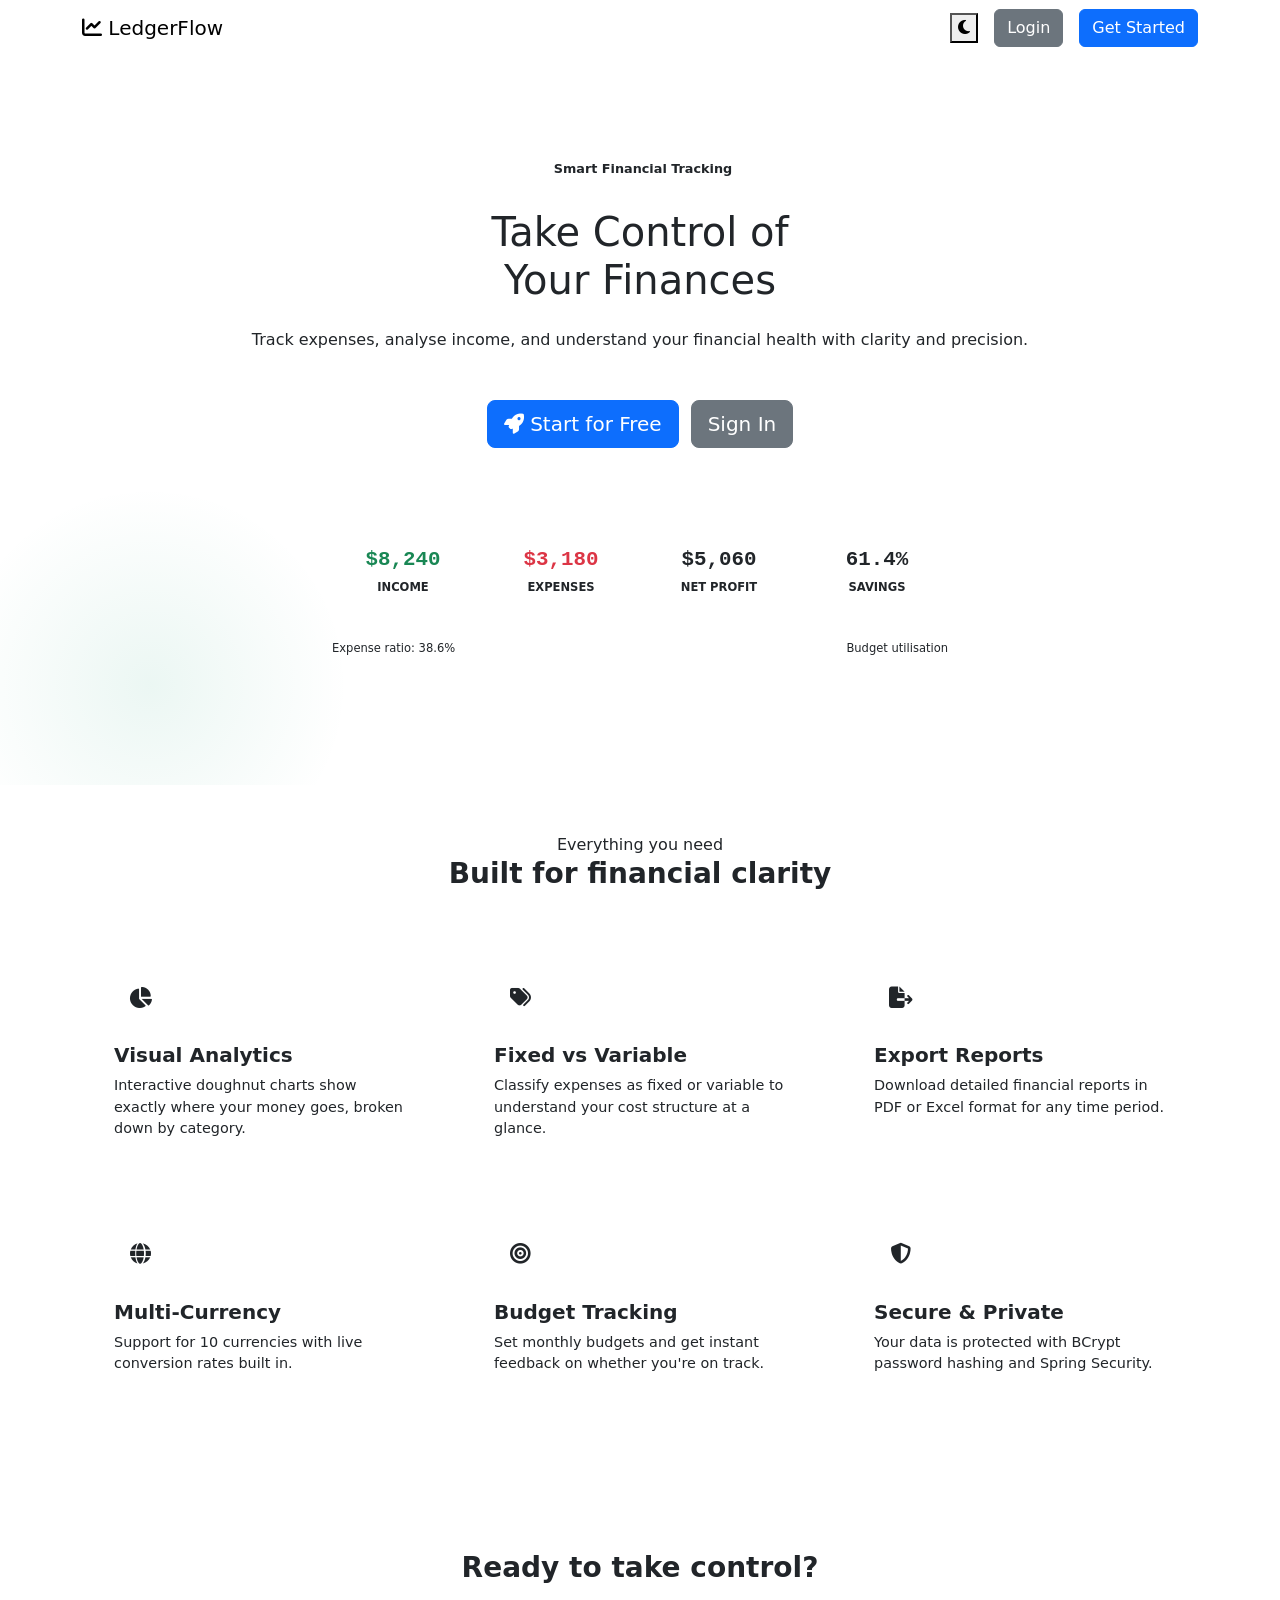
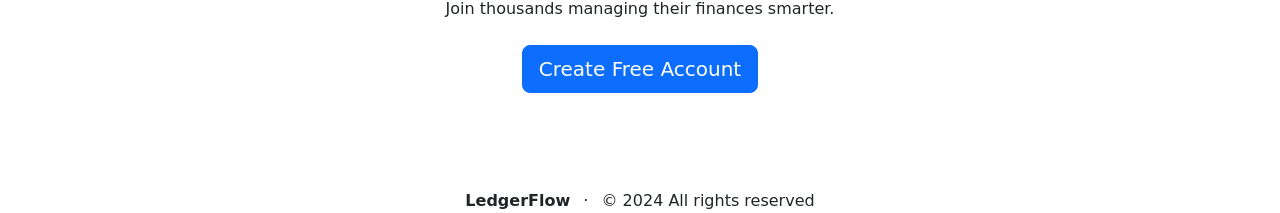
<file: src/main/resources/templates/index.html>
<!DOCTYPE html>
<html lang="en" xmlns:th="http://www.thymeleaf.org">
<head>
  <meta charset="UTF-8">
  <meta name="viewport" content="width=device-width, initial-scale=1.0">
  <title>LedgerFlow — Smart Financial Management</title>
  <link href="https://cdn.jsdelivr.net/npm/bootstrap@5.3.0/dist/css/bootstrap.min.css" rel="stylesheet">
  <link rel="stylesheet" href="https://cdnjs.cloudflare.com/ajax/libs/font-awesome/6.4.0/css/all.min.css">
  <link rel="stylesheet" th:href="@{/css/style.css}">
  <style>
    .hero-bg {
      background: var(--bg-base);
      position: relative;
      overflow: hidden;
    }
    .hero-bg::before {
      content: '';
      position: absolute;
      width: 600px; height: 600px;
      border-radius: 50%;
      background: radial-gradient(circle, var(--accent-glow) 0%, transparent 70%);
      top: -200px; right: -100px;
      pointer-events: none;
    }
    .hero-bg::after {
      content: '';
      position: absolute;
      width: 400px; height: 400px;
      border-radius: 50%;
      background: radial-gradient(circle, rgba(5,150,105,0.08) 0%, transparent 70%);
      bottom: -100px; left: -50px;
      pointer-events: none;
    }
    .feature-card {
      background: var(--bg-surface);
      border: 1px solid var(--border);
      border-radius: var(--radius-lg);
      padding: 2rem;
      height: 100%;
      transition: var(--transition);
    }
    .feature-card:hover { transform: translateY(-4px); box-shadow: var(--shadow-lg); }
    .feature-icon-wrap {
      width: 52px; height: 52px;
      border-radius: var(--radius-md);
      display: flex; align-items: center; justify-content: center;
      font-size: 1.3rem;
      margin-bottom: 1.25rem;
    }
    .pill-badge {
      display: inline-flex; align-items: center; gap: 6px;
      background: var(--accent-light); color: var(--accent);
      border-radius: 99px; padding: 5px 14px;
      font-size: 0.8rem; font-weight: 600;
      margin-bottom: 1.5rem;
    }
    .hero-actions { display: flex; gap: 12px; flex-wrap: wrap; justify-content: center; }
    .cta-image {
      background: var(--bg-surface);
      border: 1px solid var(--border);
      border-radius: var(--radius-xl);
      padding: 2rem;
      box-shadow: var(--shadow-xl);
    }
    .mini-stat {
      background: var(--bg-surface-2);
      border-radius: var(--radius-md);
      padding: 1rem;
      text-align: center;
    }
    .mini-stat-val { font-size: 1.3rem; font-weight: 700; font-family: 'DM Mono', monospace; }
  </style>
</head>
<body>
  <!-- Navbar -->
  <nav class="navbar navbar-expand-lg">
    <div class="container d-flex align-items-center justify-content-between">
      <a class="navbar-brand" th:href="@{/}">
        <span class="brand-icon"><i class="fas fa-chart-line"></i></span>
        LedgerFlow
      </a>
      <div class="d-flex align-items-center gap-3">
        <button class="theme-toggle" onclick="toggleTheme()" title="Toggle theme">
          <i class="fas fa-moon" id="themeIcon"></i>
        </button>
        <a th:href="@{/login}" class="btn btn-secondary">Login</a>
        <a th:href="@{/register}" class="btn btn-primary">Get Started</a>
      </div>
    </div>
  </nav>

  <!-- Hero -->
  <section class="hero-bg py-5">
    <div class="container py-5 text-center position-relative" style="z-index:1;">
      <div class="pill-badge">
        <i class="fas fa-sparkles"></i> Smart Financial Tracking
      </div>
      <h1 class="hero-section" style="padding:0 0 1rem;" th:inline="none">
        Take Control of<br>Your Finances
      </h1>
      <p class="hero-section" style="padding:0 0 2rem;">
        Track expenses, analyse income, and understand your financial health with clarity and precision.
      </p>
      <div class="hero-actions">
        <a th:href="@{/register}" class="btn btn-primary btn-lg">
          <i class="fas fa-rocket"></i> Start for Free
        </a>
        <a th:href="@{/login}" class="btn btn-secondary btn-lg">
          Sign In
        </a>
      </div>

      <!-- Mini dashboard preview -->
      <div class="cta-image mt-5 mx-auto" style="max-width:680px;">
        <div class="row g-3">
          <div class="col-3">
            <div class="mini-stat">
              <div class="mini-stat-val text-success">$8,240</div>
              <div style="font-size:0.72rem;color:var(--text-muted);font-weight:600;text-transform:uppercase;margin-top:4px;">Income</div>
            </div>
          </div>
          <div class="col-3">
            <div class="mini-stat">
              <div class="mini-stat-val text-danger">$3,180</div>
              <div style="font-size:0.72rem;color:var(--text-muted);font-weight:600;text-transform:uppercase;margin-top:4px;">Expenses</div>
            </div>
          </div>
          <div class="col-3">
            <div class="mini-stat">
              <div class="mini-stat-val" style="color:var(--accent);">$5,060</div>
              <div style="font-size:0.72rem;color:var(--text-muted);font-weight:600;text-transform:uppercase;margin-top:4px;">Net Profit</div>
            </div>
          </div>
          <div class="col-3">
            <div class="mini-stat">
              <div class="mini-stat-val" style="color:var(--warning);">61.4%</div>
              <div style="font-size:0.72rem;color:var(--text-muted);font-weight:600;text-transform:uppercase;margin-top:4px;">Savings</div>
            </div>
          </div>
        </div>
        <div class="mt-3" style="background:var(--bg-surface-2);border-radius:var(--radius-md);height:8px;overflow:hidden;">
          <div style="width:38.6%;height:100%;background:var(--danger);border-radius:var(--radius-md) 0 0 var(--radius-md);"></div>
        </div>
        <div class="d-flex justify-content-between mt-1" style="font-size:0.72rem;color:var(--text-muted);">
          <span>Expense ratio: 38.6%</span>
          <span>Budget utilisation</span>
        </div>
      </div>
    </div>
  </section>

  <!-- Features -->
  <section class="py-5">
    <div class="container">
      <div class="text-center mb-5">
        <div class="section-title">Everything you need</div>
        <h2 style="font-size:1.75rem;font-weight:700;">Built for financial clarity</h2>
      </div>
      <div class="row g-4">
        <div class="col-md-4 fade-up fade-up-1">
          <div class="feature-card">
            <div class="feature-icon-wrap" style="background:var(--accent-light);color:var(--accent);">
              <i class="fas fa-chart-pie"></i>
            </div>
            <h5 style="font-weight:700;margin-bottom:8px;">Visual Analytics</h5>
            <p style="color:var(--text-secondary);font-size:0.9rem;margin:0;">
              Interactive doughnut charts show exactly where your money goes, broken down by category.
            </p>
          </div>
        </div>
        <div class="col-md-4 fade-up fade-up-2">
          <div class="feature-card">
            <div class="feature-icon-wrap" style="background:var(--success-light);color:var(--success);">
              <i class="fas fa-tags"></i>
            </div>
            <h5 style="font-weight:700;margin-bottom:8px;">Fixed vs Variable</h5>
            <p style="color:var(--text-secondary);font-size:0.9rem;margin:0;">
              Classify expenses as fixed or variable to understand your cost structure at a glance.
            </p>
          </div>
        </div>
        <div class="col-md-4 fade-up fade-up-3">
          <div class="feature-card">
            <div class="feature-icon-wrap" style="background:var(--warning-light);color:var(--warning);">
              <i class="fas fa-file-export"></i>
            </div>
            <h5 style="font-weight:700;margin-bottom:8px;">Export Reports</h5>
            <p style="color:var(--text-secondary);font-size:0.9rem;margin:0;">
              Download detailed financial reports in PDF or Excel format for any time period.
            </p>
          </div>
        </div>
        <div class="col-md-4 fade-up fade-up-1">
          <div class="feature-card">
            <div class="feature-icon-wrap" style="background:var(--info-light);color:var(--info);">
              <i class="fas fa-globe"></i>
            </div>
            <h5 style="font-weight:700;margin-bottom:8px;">Multi-Currency</h5>
            <p style="color:var(--text-secondary);font-size:0.9rem;margin:0;">
              Support for 10 currencies with live conversion rates built in.
            </p>
          </div>
        </div>
        <div class="col-md-4 fade-up fade-up-2">
          <div class="feature-card">
            <div class="feature-icon-wrap" style="background:var(--accent-light);color:var(--accent);">
              <i class="fas fa-bullseye"></i>
            </div>
            <h5 style="font-weight:700;margin-bottom:8px;">Budget Tracking</h5>
            <p style="color:var(--text-secondary);font-size:0.9rem;margin:0;">
              Set monthly budgets and get instant feedback on whether you're on track.
            </p>
          </div>
        </div>
        <div class="col-md-4 fade-up fade-up-3">
          <div class="feature-card">
            <div class="feature-icon-wrap" style="background:var(--success-light);color:var(--success);">
              <i class="fas fa-shield-halved"></i>
            </div>
            <h5 style="font-weight:700;margin-bottom:8px;">Secure & Private</h5>
            <p style="color:var(--text-secondary);font-size:0.9rem;margin:0;">
              Your data is protected with BCrypt password hashing and Spring Security.
            </p>
          </div>
        </div>
      </div>
    </div>
  </section>

  <!-- CTA -->
  <section class="py-5">
    <div class="container">
      <div class="text-center p-5" style="background:var(--accent-light);border-radius:var(--radius-xl);border:1px solid var(--accent);border-opacity:0.2;">
        <h2 style="font-size:1.75rem;font-weight:700;margin-bottom:12px;">Ready to take control?</h2>
        <p style="color:var(--text-secondary);margin-bottom:24px;">Join thousands managing their finances smarter.</p>
        <a th:href="@{/register}" class="btn btn-primary btn-lg">Create Free Account</a>
      </div>
    </div>
  </section>

  <footer>
    <div class="container text-center">
      <span style="font-weight:600;color:var(--text-secondary);">LedgerFlow</span>
      <span style="margin:0 8px;">·</span>
      <span>&copy; 2024 All rights reserved</span>
    </div>
  </footer>

  <script src="https://cdn.jsdelivr.net/npm/bootstrap@5.3.0/dist/js/bootstrap.bundle.min.js"></script>
  <script th:src="@{/js/dashboard.js}"></script>
</body>
</html>
</file>
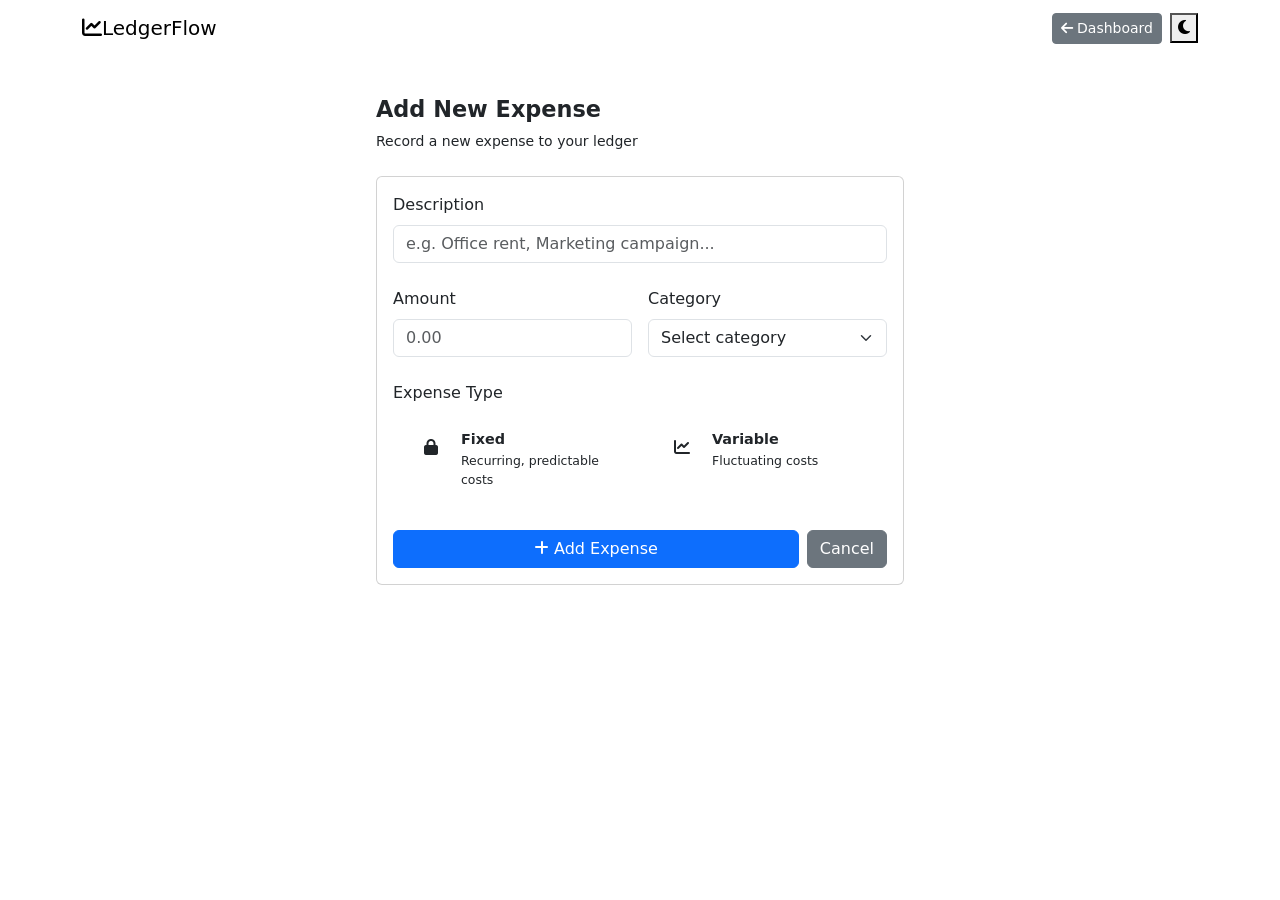
<file: src/main/resources/templates/add-expense.html>
<!DOCTYPE html>
<html lang="en" xmlns:th="http://www.thymeleaf.org">
<head>
  <meta charset="UTF-8">
  <meta name="viewport" content="width=device-width, initial-scale=1.0">
  <title>Add Expense — LedgerFlow</title>
  <link href="https://cdn.jsdelivr.net/npm/bootstrap@5.3.0/dist/css/bootstrap.min.css" rel="stylesheet">
  <link rel="stylesheet" href="https://cdnjs.cloudflare.com/ajax/libs/font-awesome/6.4.0/css/all.min.css">
  <link rel="stylesheet" th:href="@{/css/style.css}">
  <style>
    .form-page { min-height: calc(100vh - 64px); padding: 2.5rem 0; }
    .form-card { max-width: 560px; margin: 0 auto; }
    .type-option { display: none; }
    .type-label {
      display: flex; align-items: flex-start; gap: 12px;
      background: var(--bg-surface-2); border: 1.5px solid var(--border);
      border-radius: var(--radius-md); padding: 1rem 1.25rem;
      cursor: pointer; transition: var(--transition); flex: 1;
    }
    .type-label:hover { border-color: var(--accent); background: var(--accent-light); }
    .type-option:checked + .type-label {
      border-color: var(--accent); background: var(--accent-light); color: var(--accent);
    }
    .type-radio-icon {
      width: 36px; height: 36px; border-radius: 50%; flex-shrink: 0;
      display: flex; align-items: center; justify-content: center; font-size: 1rem;
    }
  </style>
</head>
<body>
  <nav class="navbar navbar-expand-lg">
    <div class="container d-flex align-items-center justify-content-between">
      <a class="navbar-brand" th:href="@{/dashboard}">
        <span class="brand-icon"><i class="fas fa-chart-line"></i></span>LedgerFlow
      </a>
      <div class="d-flex align-items-center gap-2">
        <a th:href="@{/dashboard}" class="btn btn-secondary btn-sm">
          <i class="fas fa-arrow-left"></i> Dashboard
        </a>
        <button class="theme-toggle" onclick="toggleTheme()" title="Toggle theme">
          <i class="fas fa-moon" id="themeIcon"></i>
        </button>
      </div>
    </div>
  </nav>

  <div class="form-page">
    <div class="form-card fade-up px-3">
      <div class="mb-4">
        <h2 style="font-size:1.4rem;font-weight:700;">Add New Expense</h2>
        <p style="color:var(--text-muted);font-size:0.875rem;">Record a new expense to your ledger</p>
      </div>
      <div class="card">
        <div class="card-body">
          <form th:action="@{/expenses/add}" th:object="${expense}" method="post" onsubmit="return validateExpenseForm()">

            <div class="mb-4">
              <label class="form-label">Description</label>
              <input type="text" class="form-control" th:field="*{description}"
                     placeholder="e.g. Office rent, Marketing campaign..." required>
            </div>

            <div class="row g-3 mb-4">
              <div class="col-6">
                <label class="form-label">Amount</label>
                <input type="number" step="0.01" min="0.01" class="form-control" id="amount"
                       th:field="*{amount}" placeholder="0.00" required>
              </div>
              <div class="col-6">
                <label class="form-label">Category</label>
                <select class="form-select" th:field="*{category}" required>
                  <option value="">Select category</option>
                  <option value="Rent">🏢 Rent</option>
                  <option value="Salaries">👥 Salaries</option>
                  <option value="Utilities">⚡ Utilities</option>
                  <option value="Marketing">📣 Marketing</option>
                  <option value="Supplies">📦 Supplies</option>
                  <option value="Travel">✈️ Travel</option>
                  <option value="Insurance">🛡️ Insurance</option>
                  <option value="Other">📋 Other</option>
                </select>
              </div>
            </div>

            <div class="mb-4">
              <label class="form-label">Expense Type</label>
              <div class="d-flex gap-2 flex-wrap">
                <div style="flex:1;min-width:180px;">
                  <input type="radio" class="type-option" name="expenseType" id="fixed" value="FIXED" checked>
                  <label class="type-label" for="fixed">
                    <div class="type-radio-icon" style="background:var(--info-light);color:var(--info);">
                      <i class="fas fa-lock"></i>
                    </div>
                    <div>
                      <div style="font-weight:600;font-size:0.9rem;">Fixed</div>
                      <div style="font-size:0.78rem;color:var(--text-muted);margin-top:2px;">Recurring, predictable costs</div>
                    </div>
                  </label>
                </div>
                <div style="flex:1;min-width:180px;">
                  <input type="radio" class="type-option" name="expenseType" id="variable" value="VARIABLE">
                  <label class="type-label" for="variable">
                    <div class="type-radio-icon" style="background:var(--warning-light);color:var(--warning);">
                      <i class="fas fa-chart-line"></i>
                    </div>
                    <div>
                      <div style="font-weight:600;font-size:0.9rem;">Variable</div>
                      <div style="font-size:0.78rem;color:var(--text-muted);margin-top:2px;">Fluctuating costs</div>
                    </div>
                  </label>
                </div>
              </div>
            </div>

            <div class="d-flex gap-2">
              <button type="submit" class="btn btn-primary flex-fill" style="justify-content:center;">
                <i class="fas fa-plus"></i> Add Expense
              </button>
              <a th:href="@{/dashboard}" class="btn btn-secondary">Cancel</a>
            </div>
          </form>
        </div>
      </div>
    </div>
  </div>

  <script src="https://cdn.jsdelivr.net/npm/bootstrap@5.3.0/dist/js/bootstrap.bundle.min.js"></script>
  <script th:src="@{/js/dashboard.js}"></script>
</body>
</html>
</file>
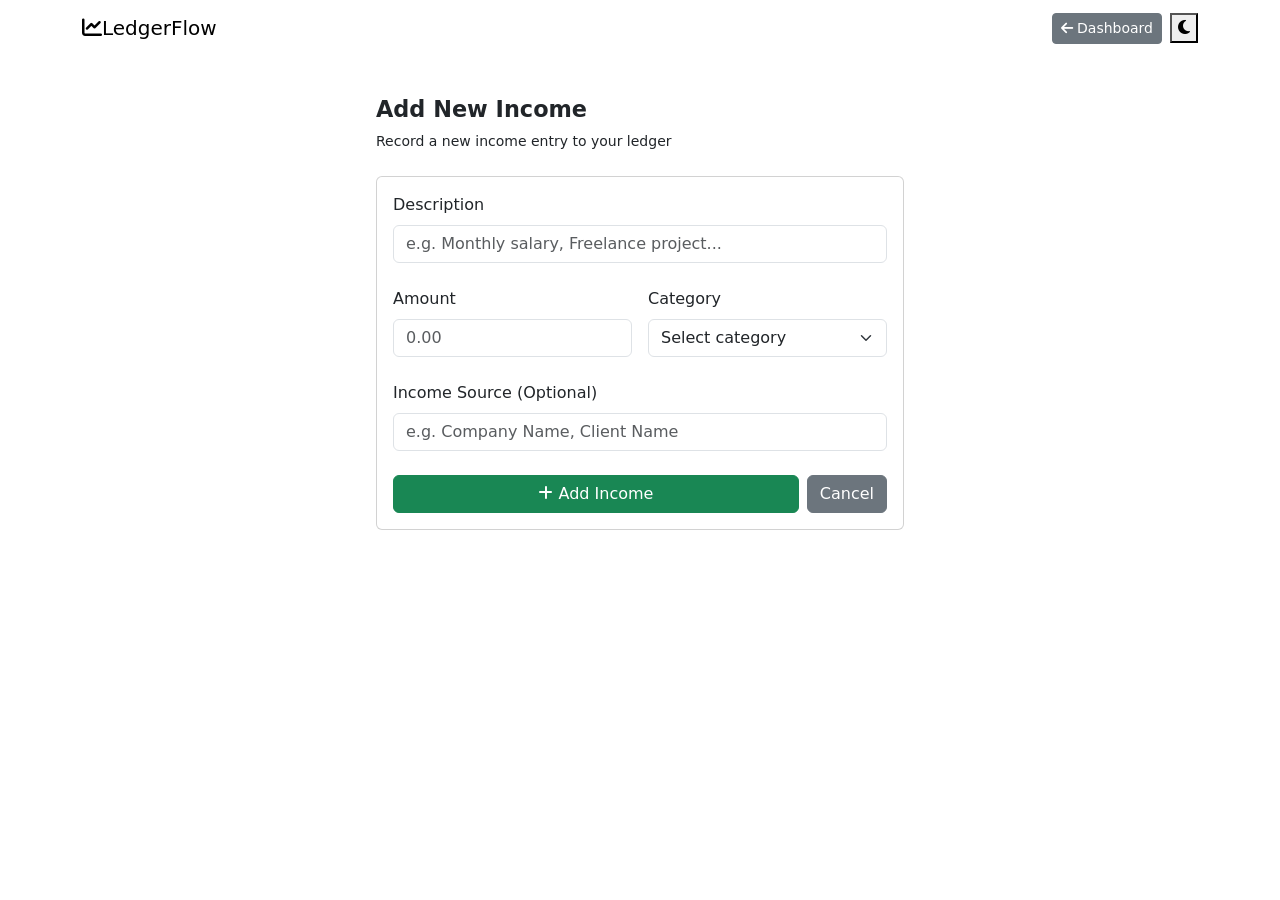
<file: src/main/resources/templates/add-income.html>
<!DOCTYPE html>
<html lang="en" xmlns:th="http://www.thymeleaf.org">
<head>
  <meta charset="UTF-8">
  <meta name="viewport" content="width=device-width, initial-scale=1.0">
  <title>Add Income — LedgerFlow</title>
  <link href="https://cdn.jsdelivr.net/npm/bootstrap@5.3.0/dist/css/bootstrap.min.css" rel="stylesheet">
  <link rel="stylesheet" href="https://cdnjs.cloudflare.com/ajax/libs/font-awesome/6.4.0/css/all.min.css">
  <link rel="stylesheet" th:href="@{/css/style.css}">
  <style>
    .form-page { min-height: calc(100vh - 64px); padding: 2.5rem 0; }
    .form-card { max-width: 560px; margin: 0 auto; }
  </style>
</head>
<body>
  <nav class="navbar navbar-expand-lg">
    <div class="container d-flex align-items-center justify-content-between">
      <a class="navbar-brand" th:href="@{/dashboard}">
        <span class="brand-icon"><i class="fas fa-chart-line"></i></span>LedgerFlow
      </a>
      <div class="d-flex align-items-center gap-2">
        <a th:href="@{/dashboard}" class="btn btn-secondary btn-sm">
          <i class="fas fa-arrow-left"></i> Dashboard
        </a>
        <button class="theme-toggle" onclick="toggleTheme()" title="Toggle theme">
          <i class="fas fa-moon" id="themeIcon"></i>
        </button>
      </div>
    </div>
  </nav>

  <div class="form-page">
    <div class="form-card fade-up px-3">
      <div class="mb-4">
        <h2 style="font-size:1.4rem;font-weight:700;">Add New Income</h2>
        <p style="color:var(--text-muted);font-size:0.875rem;">Record a new income entry to your ledger</p>
      </div>
      <div class="card">
        <div class="card-body">
          <form th:action="@{/income/add}" th:object="${income}" method="post">

            <div class="mb-4">
              <label class="form-label">Description</label>
              <input type="text" class="form-control" th:field="*{description}"
                     placeholder="e.g. Monthly salary, Freelance project..." required>
            </div>

            <div class="row g-3 mb-4">
              <div class="col-6">
                <label class="form-label">Amount</label>
                <input type="number" step="0.01" min="0.01" class="form-control"
                       th:field="*{amount}" placeholder="0.00" required>
              </div>
              <div class="col-6">
                <label class="form-label">Category</label>
                <select class="form-select" th:field="*{category}" required>
                  <option value="">Select category</option>
                  <option value="Salary">💼 Salary</option>
                  <option value="Freelance">💻 Freelance</option>
                  <option value="Business">🏢 Business Income</option>
                  <option value="Investment">📈 Investment Returns</option>
                  <option value="Rental">🏠 Rental Income</option>
                  <option value="Other">📋 Other</option>
                </select>
              </div>
            </div>

            <div class="mb-4">
              <label class="form-label">Income Source <span style="color:var(--text-muted);font-weight:400;text-transform:none;">(Optional)</span></label>
              <input type="text" class="form-control" th:field="*{incomeSource}"
                     placeholder="e.g. Company Name, Client Name">
            </div>

            <div class="d-flex gap-2">
              <button type="submit" class="btn btn-success flex-fill" style="justify-content:center;">
                <i class="fas fa-plus"></i> Add Income
              </button>
              <a th:href="@{/dashboard}" class="btn btn-secondary">Cancel</a>
            </div>
          </form>
        </div>
      </div>
    </div>
  </div>

  <script src="https://cdn.jsdelivr.net/npm/bootstrap@5.3.0/dist/js/bootstrap.bundle.min.js"></script>
  <script th:src="@{/js/dashboard.js}"></script>
</body>
</html>
</file>
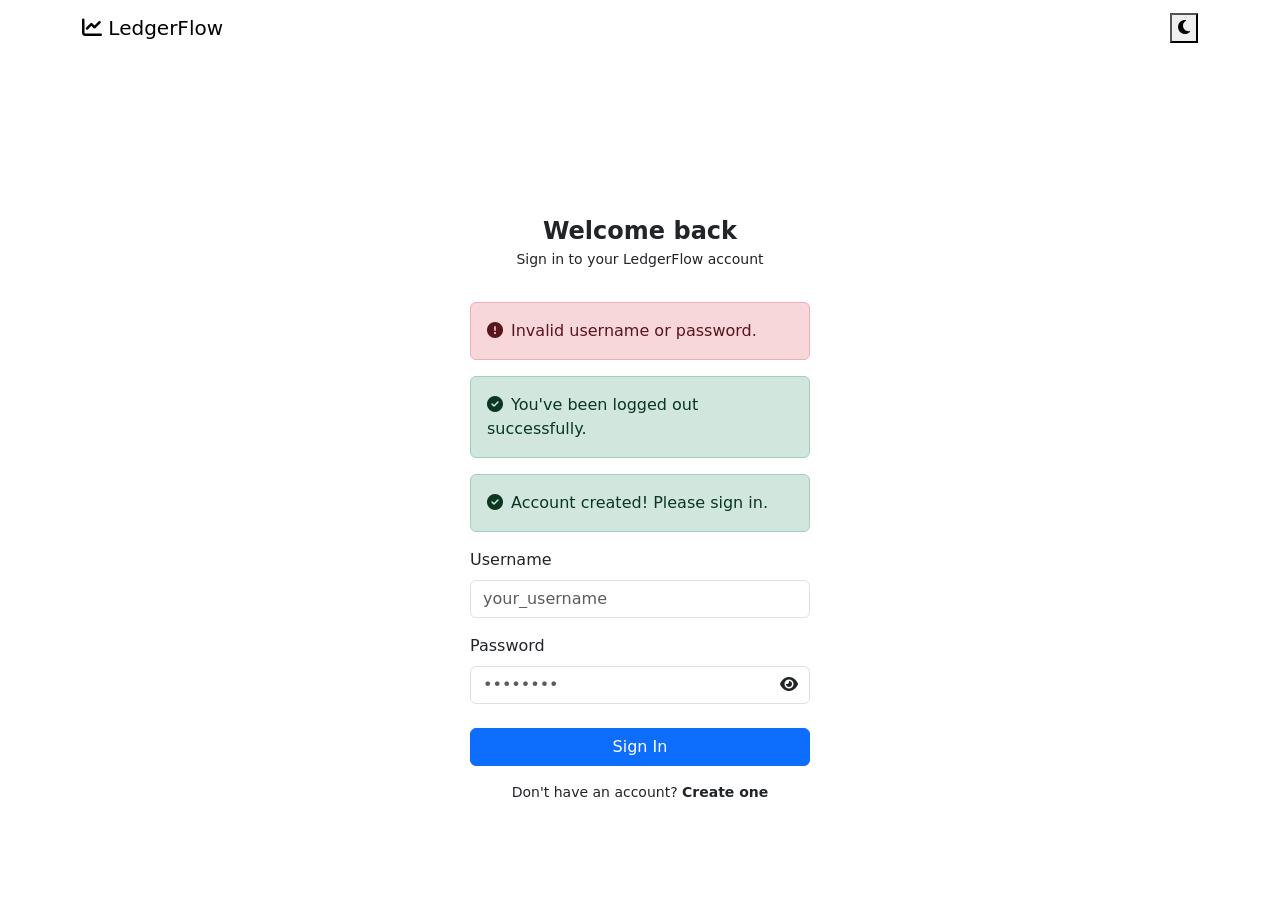
<file: src/main/resources/templates/login.html>
<!DOCTYPE html>
<html lang="en" xmlns:th="http://www.thymeleaf.org">
<head>
  <meta charset="UTF-8">
  <meta name="viewport" content="width=device-width, initial-scale=1.0">
  <title>Login — LedgerFlow</title>
  <link href="https://cdn.jsdelivr.net/npm/bootstrap@5.3.0/dist/css/bootstrap.min.css" rel="stylesheet">
  <link rel="stylesheet" href="https://cdnjs.cloudflare.com/ajax/libs/font-awesome/6.4.0/css/all.min.css">
  <link rel="stylesheet" th:href="@{/css/style.css}">
  <style>
    body { display: flex; flex-direction: column; min-height: 100vh; }
    .auth-layout {
      flex: 1;
      display: flex;
      align-items: center;
      justify-content: center;
      padding: 2rem 1rem;
    }
    .auth-card {
      width: 100%;
      max-width: 420px;
      background: var(--bg-surface);
      border: 1px solid var(--border);
      border-radius: var(--radius-xl);
      box-shadow: var(--shadow-xl);
      padding: 2.5rem;
    }
    .auth-header { text-align: center; margin-bottom: 2rem; }
    .auth-logo {
      width: 48px; height: 48px;
      background: var(--accent);
      border-radius: var(--radius-md);
      display: inline-flex; align-items: center; justify-content: center;
      color: white; font-size: 1.3rem;
      margin-bottom: 1rem;
    }
  </style>
</head>
<body>

  <!-- Minimal nav -->
  <nav class="navbar">
    <div class="container d-flex align-items-center justify-content-between">
      <a class="navbar-brand" th:href="@{/}">
        <span class="brand-icon"><i class="fas fa-chart-line"></i></span>
        LedgerFlow
      </a>
      <button class="theme-toggle" onclick="toggleTheme()" title="Toggle theme">
        <i class="fas fa-moon" id="themeIcon"></i>
      </button>
    </div>
  </nav>

  <div class="auth-layout">
    <div class="auth-card fade-up">
      <div class="auth-header">
        <div class="auth-logo"><i class="fas fa-chart-line"></i></div>
        <h4 style="font-weight:700;margin-bottom:4px;">Welcome back</h4>
        <p style="color:var(--text-muted);font-size:0.875rem;margin:0;">Sign in to your LedgerFlow account</p>
      </div>

      <!-- Alerts -->
      <div th:if="${param.error}" class="alert alert-danger auto-dismiss mb-3">
        <i class="fas fa-circle-exclamation me-2"></i>Invalid username or password.
      </div>
      <div th:if="${param.logout}" class="alert alert-success auto-dismiss mb-3">
        <i class="fas fa-check-circle me-2"></i>You've been logged out successfully.
      </div>
      <div th:if="${param.success}" class="alert alert-success auto-dismiss mb-3">
        <i class="fas fa-check-circle me-2"></i>Account created! Please sign in.
      </div>

      <form th:action="@{/login}" method="post">
        <div class="mb-3">
          <label class="form-label" for="username">Username</label>
          <div class="position-relative">
            <input type="text" class="form-control" id="username" name="username"
                   placeholder="your_username" required autocomplete="username">
          </div>
        </div>

        <div class="mb-4">
          <label class="form-label" for="password">Password</label>
          <div class="position-relative">
            <input type="password" class="form-control" id="password" name="password"
                   placeholder="••••••••" required autocomplete="current-password"
                   style="padding-right:42px;">
            <button type="button" onclick="togglePwd('password','eyeIcon')"
                    style="position:absolute;right:12px;top:50%;transform:translateY(-50%);background:none;border:none;color:var(--text-muted);cursor:pointer;padding:0;">
              <i id="eyeIcon" class="fas fa-eye"></i>
            </button>
          </div>
        </div>

        <button type="submit" class="btn btn-primary w-100 mb-3" style="justify-content:center;">
          Sign In
        </button>
      </form>

      <div class="text-center" style="color:var(--text-muted);font-size:0.875rem;">
        Don't have an account?
        <a th:href="@{/register}" style="color:var(--accent);font-weight:600;text-decoration:none;">Create one</a>
      </div>
    </div>
  </div>

  <script src="https://cdn.jsdelivr.net/npm/bootstrap@5.3.0/dist/js/bootstrap.bundle.min.js"></script>
  <script th:src="@{/js/dashboard.js}"></script>
  <script>
    function togglePwd(inputId, iconId) {
      const inp = document.getElementById(inputId);
      const ico = document.getElementById(iconId);
      inp.type = inp.type === 'password' ? 'text' : 'password';
      ico.className = inp.type === 'password' ? 'fas fa-eye' : 'fas fa-eye-slash';
    }
  </script>
</body>
</html>
</file>
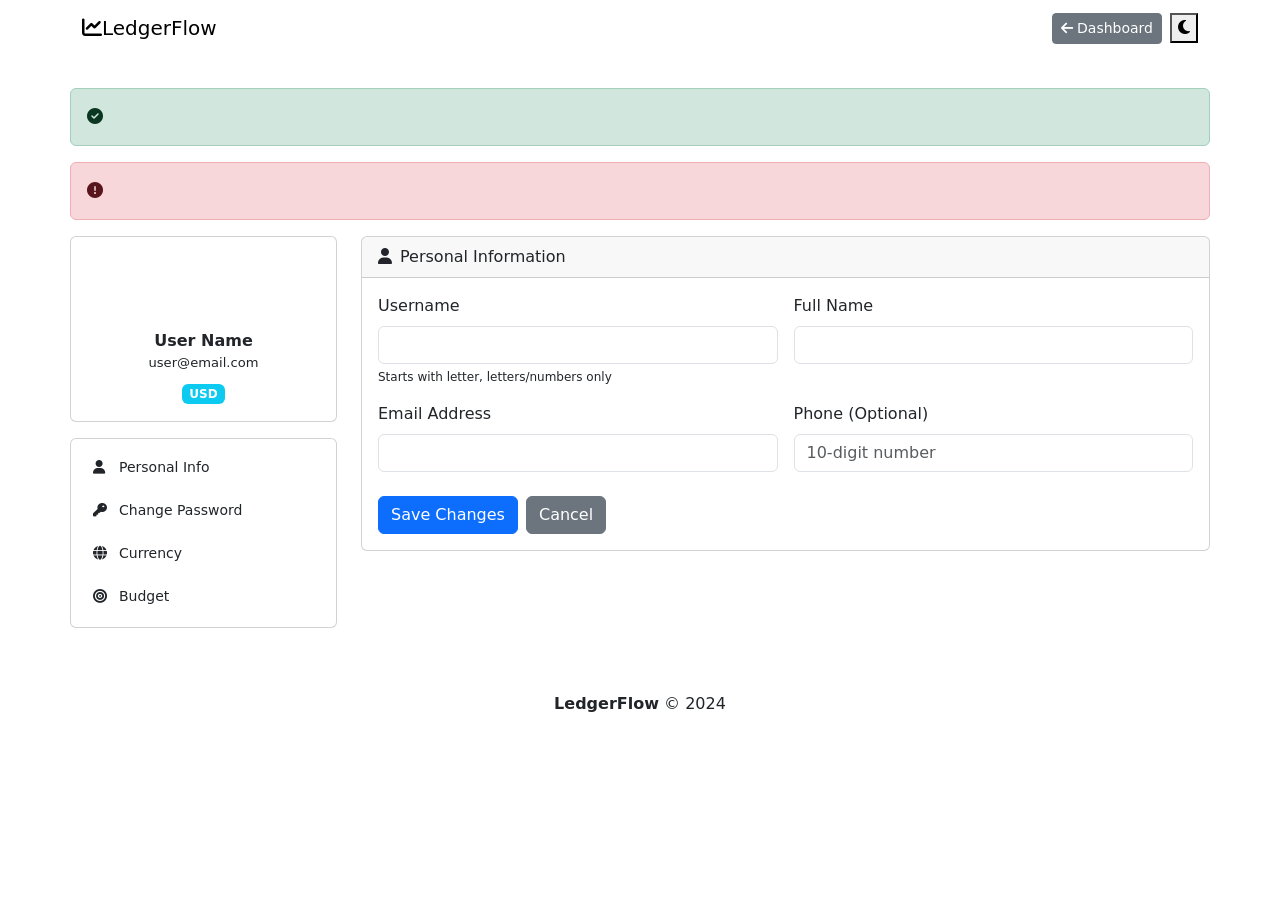
<file: src/main/resources/templates/profile.html>
<!DOCTYPE html>
<html lang="en" xmlns:th="http://www.thymeleaf.org">
<head>
  <meta charset="UTF-8">
  <meta name="viewport" content="width=device-width, initial-scale=1.0">
  <title>Profile — LedgerFlow</title>
  <link href="https://cdn.jsdelivr.net/npm/bootstrap@5.3.0/dist/css/bootstrap.min.css" rel="stylesheet">
  <link rel="stylesheet" href="https://cdnjs.cloudflare.com/ajax/libs/font-awesome/6.4.0/css/all.min.css">
  <link rel="stylesheet" th:href="@{/css/style.css}">
  <style>
    .page-content { padding: 2rem 0 4rem; }
    .sidebar-nav .nav-link {
      display: flex; align-items: center; gap: 10px;
      background: transparent; border: none;
      color: var(--text-secondary); font-weight: 500; font-size: 0.875rem;
      padding: 10px 14px; border-radius: var(--radius-md);
      margin-bottom: 2px; transition: var(--transition); cursor: pointer;
      text-decoration: none; width: 100%;
    }
    .sidebar-nav .nav-link:hover,
    .sidebar-nav .nav-link.active {
      background: var(--accent-light);
      color: var(--accent);
    }
    .tab-pane { display: none; }
    .tab-pane.active { display: block; }
    .avatar {
      width: 64px; height: 64px; border-radius: 50%;
      background: var(--accent); display: flex; align-items: center;
      justify-content: center; color: white; font-size: 1.5rem; font-weight: 700;
      margin-bottom: 12px;
    }
    .currency-rate {
      display: flex; align-items: center; justify-content: space-between;
      padding: 8px 12px; border-radius: var(--radius-md);
      background: var(--bg-surface-2); margin-bottom: 6px;
      font-size: 0.875rem;
    }
    .currency-rate .code { font-weight: 600; font-family: 'DM Mono', monospace; }
  </style>
</head>
<body>
  <nav class="navbar navbar-expand-lg">
    <div class="container d-flex align-items-center justify-content-between">
      <a class="navbar-brand" th:href="@{/dashboard}">
        <span class="brand-icon"><i class="fas fa-chart-line"></i></span>LedgerFlow
      </a>
      <div class="d-flex align-items-center gap-2">
        <a th:href="@{/dashboard}" class="btn btn-secondary btn-sm">
          <i class="fas fa-arrow-left"></i> Dashboard
        </a>
        <button class="theme-toggle" onclick="toggleTheme()" title="Toggle theme">
          <i class="fas fa-moon" id="themeIcon"></i>
        </button>
      </div>
    </div>
  </nav>

  <div class="container page-content">
    <!-- Alerts -->
    <div th:if="${success}" class="alert alert-success auto-dismiss mb-3">
      <i class="fas fa-check-circle me-2"></i><span th:text="${success}"></span>
    </div>
    <div th:if="${error}" class="alert alert-danger auto-dismiss mb-3">
      <i class="fas fa-circle-exclamation me-2"></i><span th:text="${error}"></span>
    </div>

    <div class="row g-4">
      <!-- Sidebar -->
      <div class="col-lg-3">
        <div class="card mb-3">
          <div class="card-body text-center pb-3">
            <div class="avatar mx-auto"
                 th:text="${#strings.toUpperCase(#strings.substring(profile.fullName, 0, 1))}">U</div>
            <div style="font-weight:700;" th:text="${profile.fullName}">User Name</div>
            <div style="font-size:0.82rem;color:var(--text-muted);" th:text="${profile.email}">user@email.com</div>
            <div style="margin-top:8px;">
              <span class="badge bg-info" th:text="${profile.preferredCurrency ?: 'USD'}">USD</span>
            </div>
          </div>
        </div>
        <div class="card">
          <div class="card-body p-2" style="gap:2px;display:flex;flex-direction:column;">
            <nav class="sidebar-nav">
              <a href="#" class="nav-link active" onclick="showTab('personal-info', this)">
                <i class="fas fa-user" style="width:16px;"></i> Personal Info
              </a>
              <a href="#" class="nav-link" onclick="showTab('change-password', this)">
                <i class="fas fa-key" style="width:16px;"></i> Change Password
              </a>
              <a href="#" class="nav-link" onclick="showTab('currency-settings', this)">
                <i class="fas fa-globe" style="width:16px;"></i> Currency
              </a>
              <a href="#" class="nav-link" onclick="showTab('budget-settings', this)">
                <i class="fas fa-bullseye" style="width:16px;"></i> Budget
              </a>
            </nav>
          </div>
        </div>
      </div>

      <!-- Main content -->
      <div class="col-lg-9">

        <!-- Personal Info -->
        <div class="tab-pane active" id="personal-info">
          <div class="card">
            <div class="card-header">
              <i class="fas fa-user me-2" style="color:var(--accent);"></i>Personal Information
            </div>
            <div class="card-body">
              <form th:action="@{/profile/update}" th:object="${profile}" method="post">
                <div class="row g-3 mb-3">
                  <div class="col-md-6">
                    <label class="form-label">Username</label>
                    <input type="text" class="form-control" th:field="*{username}" required
                           pattern="^[a-zA-Z][a-zA-Z0-9]*$">
                    <div class="text-danger" style="font-size:0.8rem;" th:errors="*{username}"></div>
                    <div style="font-size:0.75rem;color:var(--text-muted);margin-top:4px;">Starts with letter, letters/numbers only</div>
                  </div>
                  <div class="col-md-6">
                    <label class="form-label">Full Name</label>
                    <input type="text" class="form-control" th:field="*{fullName}" required>
                    <div class="text-danger" style="font-size:0.8rem;" th:errors="*{fullName}"></div>
                  </div>
                </div>
                <div class="row g-3 mb-4">
                  <div class="col-md-6">
                    <label class="form-label">Email Address</label>
                    <input type="email" class="form-control" th:field="*{email}" required>
                    <div class="text-danger" style="font-size:0.8rem;" th:errors="*{email}"></div>
                  </div>
                  <div class="col-md-6">
                    <label class="form-label">Phone <span style="color:var(--text-muted);font-weight:400;text-transform:none;">(Optional)</span></label>
                    <input type="tel" class="form-control" th:field="*{phoneNumber}" placeholder="10-digit number">
                  </div>
                </div>
                <div class="d-flex gap-2">
                  <button type="submit" class="btn btn-primary">Save Changes</button>
                  <a th:href="@{/dashboard}" class="btn btn-secondary">Cancel</a>
                </div>
              </form>
            </div>
          </div>
        </div>

        <!-- Change Password -->
        <div class="tab-pane" id="change-password">
          <div class="card">
            <div class="card-header">
              <i class="fas fa-key me-2" style="color:var(--warning);"></i>Change Password
            </div>
            <div class="card-body">
              <form th:action="@{/profile/change-password}" th:object="${changePasswordDto}" method="post">
                <div class="mb-3">
                  <label class="form-label">Current Password</label>
                  <input type="password" class="form-control" th:field="*{currentPassword}" required>
                </div>
                <div class="mb-3">
                  <label class="form-label">New Password</label>
                  <input type="password" class="form-control" id="newPwd" th:field="*{newPassword}" required>
                  <div style="font-size:0.76rem;color:var(--text-muted);margin-top:4px;">
                    Min 6 chars · uppercase · lowercase · number · special char (@#$%^&+=)
                  </div>
                </div>
                <div class="mb-4">
                  <label class="form-label">Confirm New Password</label>
                  <input type="password" class="form-control" id="confirmPwd" th:field="*{confirmPassword}" required>
                </div>
                <div class="d-flex gap-2">
                  <button type="submit" class="btn btn-primary" onclick="return checkPwd()">Change Password</button>
                  <a th:href="@{/dashboard}" class="btn btn-secondary">Cancel</a>
                </div>
              </form>
            </div>
          </div>
        </div>

        <!-- Currency Settings -->
        <div class="tab-pane" id="currency-settings">
          <div class="card">
            <div class="card-header">
              <i class="fas fa-globe me-2" style="color:var(--info);"></i>Currency Settings
            </div>
            <div class="card-body">
              <p style="color:var(--text-secondary);font-size:0.875rem;margin-bottom:1.5rem;">
                Your preferred currency is used for all calculations and reports.
              </p>
              <form th:action="@{/profile/update-currency}" method="post" class="mb-4">
                <div class="mb-4">
                  <label class="form-label">Preferred Currency</label>
                  <select class="form-select" name="currency" style="max-width:300px;">
                    <option th:each="curr : ${currencies}"
                            th:value="${curr.code}"
                            th:text="${curr.code} + ' — ' + ${curr.name}"
                            th:selected="${curr.code == profile.preferredCurrency}">
                    </option>
                  </select>
                </div>
                <button type="submit" class="btn btn-primary">Update Currency</button>
              </form>
              <hr>
              <div style="font-size:0.75rem;font-weight:700;text-transform:uppercase;letter-spacing:.07em;color:var(--text-muted);margin-bottom:.75rem;">Exchange Rates (vs USD)</div>
              <div class="row g-2">
                <div class="col-md-6">
                  <div class="currency-rate"><span>🇪🇺 <span class="code">EUR</span></span><span style="color:var(--text-muted);">€0.92</span></div>
                  <div class="currency-rate"><span>🇬🇧 <span class="code">GBP</span></span><span style="color:var(--text-muted);">£0.79</span></div>
                  <div class="currency-rate"><span>🇮🇳 <span class="code">INR</span></span><span style="color:var(--text-muted);">₹83.12</span></div>
                  <div class="currency-rate"><span>🇯🇵 <span class="code">JPY</span></span><span style="color:var(--text-muted);">¥151.45</span></div>
                  <div class="currency-rate"><span>🇨🇭 <span class="code">CHF</span></span><span style="color:var(--text-muted);">CHF 0.89</span></div>
                </div>
                <div class="col-md-6">
                  <div class="currency-rate"><span>🇨🇦 <span class="code">CAD</span></span><span style="color:var(--text-muted);">C$1.35</span></div>
                  <div class="currency-rate"><span>🇦🇺 <span class="code">AUD</span></span><span style="color:var(--text-muted);">A$1.52</span></div>
                  <div class="currency-rate"><span>🇨🇳 <span class="code">CNY</span></span><span style="color:var(--text-muted);">¥7.21</span></div>
                  <div class="currency-rate"><span>🇸🇬 <span class="code">SGD</span></span><span style="color:var(--text-muted);">S$1.34</span></div>
                </div>
              </div>
            </div>
          </div>
        </div>

        <!-- Budget Settings -->
        <div class="tab-pane" id="budget-settings">
          <div class="card">
            <div class="card-header">
              <i class="fas fa-bullseye me-2" style="color:var(--success);"></i>Monthly Budget
            </div>
            <div class="card-body">
              <p style="color:var(--text-secondary);font-size:0.875rem;margin-bottom:1.5rem;">
                Set a monthly spending target to track your budget utilisation on the dashboard.
              </p>
              <form th:action="@{/profile/update-budget}" method="post">
                <div class="mb-4" style="max-width:360px;">
                  <label class="form-label">Monthly Budget Limit</label>
                  <div class="input-group">
                    <span class="input-group-text" th:text="${profile.preferredCurrency ?: 'USD'}">USD</span>
                    <input type="number" step="0.01" min="1" class="form-control"
                           name="monthlyBudget" th:value="${profile.monthlyBudget}"
                           placeholder="e.g. 3000.00">
                  </div>
                </div>
                <div class="d-flex gap-2">
                  <button type="submit" class="btn btn-primary">Save Budget</button>
                  <a th:href="@{/dashboard}" class="btn btn-secondary">Cancel</a>
                </div>
              </form>
              <div th:if="${profile.monthlyBudget}" class="mt-4 p-3"
                   style="background:var(--success-light);border-radius:var(--radius-md);border:1px solid var(--success);color:var(--success);">
                <i class="fas fa-check-circle me-2"></i>
                Current budget: <strong th:text="${profile.preferredCurrency ?: 'USD'} + ' ' + ${profile.monthlyBudget}"></strong>
              </div>
            </div>
          </div>
        </div>

      </div>
    </div>
  </div>

  <footer>
    <div class="container text-center"><span style="font-weight:600;">LedgerFlow</span> &copy; 2024</div>
  </footer>

  <script src="https://cdn.jsdelivr.net/npm/bootstrap@5.3.0/dist/js/bootstrap.bundle.min.js"></script>
  <script th:src="@{/js/dashboard.js}"></script>
  <script>
    function showTab(id, link) {
      // Hide all panes
      document.querySelectorAll('.tab-pane').forEach(p => p.classList.remove('active'));
      // Remove active from all links
      document.querySelectorAll('.sidebar-nav .nav-link').forEach(l => l.classList.remove('active'));
      // Show target
      document.getElementById(id).classList.add('active');
      link.classList.add('active');
      return false;
    }

    // Auto-open tab from hash
    const tabMap = { '#change-password': 1, '#currency-settings': 2, '#budget-settings': 3 };
    const hash = window.location.hash;
    if (hash && tabMap[hash] !== undefined) {
      const links = document.querySelectorAll('.sidebar-nav .nav-link');
      if (links[tabMap[hash]]) showTab(hash.substring(1), links[tabMap[hash]]);
    }

    function checkPwd() {
      const p = document.getElementById('newPwd').value;
      const c = document.getElementById('confirmPwd').value;
      if (p !== c) { alert('New passwords do not match.'); return false; }
      return true;
    }
  </script>
</body>
</html>
</file>
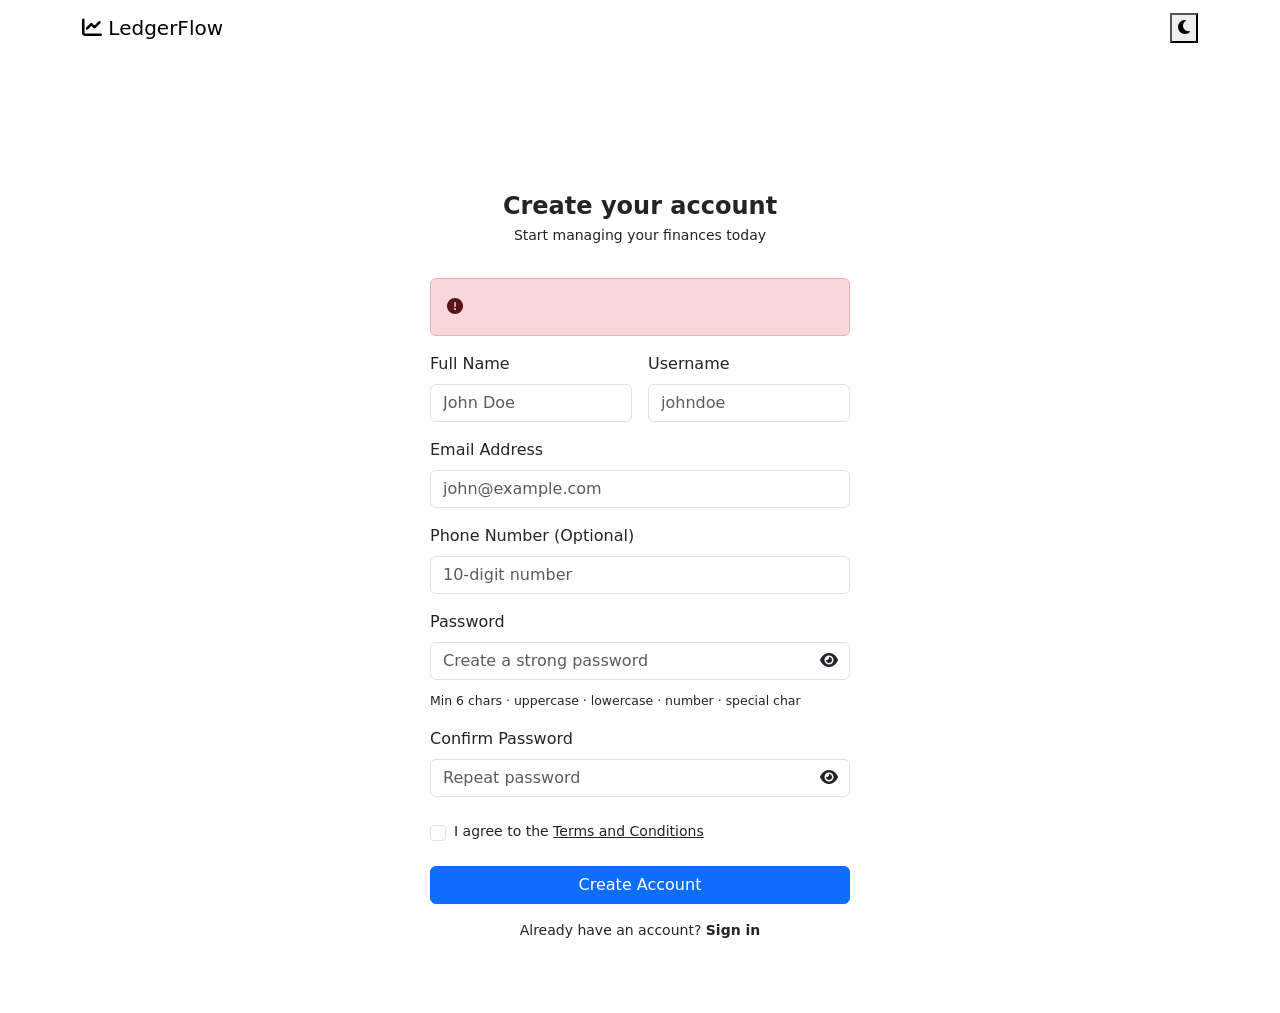
<file: src/main/resources/templates/register.html>
<!DOCTYPE html>
<html lang="en" xmlns:th="http://www.thymeleaf.org">
<head>
  <meta charset="UTF-8">
  <meta name="viewport" content="width=device-width, initial-scale=1.0">
  <title>Register — LedgerFlow</title>
  <link href="https://cdn.jsdelivr.net/npm/bootstrap@5.3.0/dist/css/bootstrap.min.css" rel="stylesheet">
  <link rel="stylesheet" href="https://cdnjs.cloudflare.com/ajax/libs/font-awesome/6.4.0/css/all.min.css">
  <link rel="stylesheet" th:href="@{/css/style.css}">
  <style>
    body { display: flex; flex-direction: column; min-height: 100vh; }
    .auth-layout {
      flex: 1; display: flex; align-items: flex-start;
      justify-content: center; padding: 2rem 1rem;
    }
    .auth-card {
      width: 100%; max-width: 500px;
      background: var(--bg-surface);
      border: 1px solid var(--border);
      border-radius: var(--radius-xl);
      box-shadow: var(--shadow-xl);
      padding: 2.5rem;
    }
    .auth-header { text-align: center; margin-bottom: 2rem; }
    .auth-logo {
      width: 48px; height: 48px;
      background: var(--accent); border-radius: var(--radius-md);
      display: inline-flex; align-items: center; justify-content: center;
      color: white; font-size: 1.3rem; margin-bottom: 1rem;
    }
    .pwd-strength { height: 4px; border-radius: 2px; margin-top: 6px; transition: all 0.3s; }
    .row-2col { display: grid; grid-template-columns: 1fr 1fr; gap: 1rem; }
    @media(max-width:480px){ .row-2col { grid-template-columns: 1fr; } }
  </style>
</head>
<body>
  <nav class="navbar">
    <div class="container d-flex align-items-center justify-content-between">
      <a class="navbar-brand" th:href="@{/}">
        <span class="brand-icon"><i class="fas fa-chart-line"></i></span>
        LedgerFlow
      </a>
      <button class="theme-toggle" onclick="toggleTheme()" title="Toggle theme">
        <i class="fas fa-moon" id="themeIcon"></i>
      </button>
    </div>
  </nav>

  <div class="auth-layout">
    <div class="auth-card fade-up">
      <div class="auth-header">
        <div class="auth-logo"><i class="fas fa-user-plus"></i></div>
        <h4 style="font-weight:700;margin-bottom:4px;">Create your account</h4>
        <p style="color:var(--text-muted);font-size:0.875rem;margin:0;">Start managing your finances today</p>
      </div>

      <div th:if="${error}" class="alert alert-danger auto-dismiss mb-3">
        <i class="fas fa-circle-exclamation me-2"></i><span th:text="${error}"></span>
      </div>

      <form th:action="@{/register}" th:object="${user}" method="post" id="registerForm" onsubmit="return validateForm()">

        <div class="row-2col mb-3">
          <div>
            <label class="form-label">Full Name</label>
            <input type="text" class="form-control" id="fullName" th:field="*{fullName}"
                   placeholder="John Doe" required>
            <div class="invalid-feedback">Letters and spaces only</div>
            <div class="text-danger" style="font-size:0.8rem;" th:errors="*{fullName}"></div>
          </div>
          <div>
            <label class="form-label">Username</label>
            <input type="text" class="form-control" id="username" th:field="*{username}"
                   placeholder="johndoe" required pattern="^[a-zA-Z][a-zA-Z0-9]*$">
            <div class="invalid-feedback">Start with letter, letters/numbers only</div>
            <div class="text-danger" style="font-size:0.8rem;" th:errors="*{username}"></div>
          </div>
        </div>

        <div class="mb-3">
          <label class="form-label">Email Address</label>
          <input type="email" class="form-control" id="email" th:field="*{email}"
                 placeholder="john@example.com" required>
          <div class="invalid-feedback">Please enter a valid email</div>
          <div class="text-danger" style="font-size:0.8rem;" th:errors="*{email}"></div>
        </div>

        <div class="mb-3">
          <label class="form-label">Phone Number <span style="color:var(--text-muted);font-weight:400;text-transform:none;">(Optional)</span></label>
          <input type="tel" class="form-control" id="phoneNumber" th:field="*{phoneNumber}"
                 placeholder="10-digit number" pattern="^[0-9]{10}$">
          <div class="invalid-feedback">Must be 10 digits</div>
        </div>

        <div class="mb-3">
          <label class="form-label">Password</label>
          <div class="position-relative">
            <input type="password" class="form-control" id="password" th:field="*{password}"
                   placeholder="Create a strong password" required style="padding-right:42px;">
            <button type="button" onclick="togglePwd('password','eye1')"
                    style="position:absolute;right:12px;top:50%;transform:translateY(-50%);background:none;border:none;color:var(--text-muted);cursor:pointer;padding:0;">
              <i id="eye1" class="fas fa-eye"></i>
            </button>
          </div>
          <div class="pwd-strength mt-1" id="pwdStrength"></div>
          <div style="font-size:0.78rem;color:var(--text-muted);margin-top:4px;" id="pwdHint">
            Min 6 chars · uppercase · lowercase · number · special char
          </div>
          <div class="text-danger" style="font-size:0.8rem;" th:errors="*{password}"></div>
        </div>

        <div class="mb-4">
          <label class="form-label">Confirm Password</label>
          <div class="position-relative">
            <input type="password" class="form-control" id="confirmPassword" th:field="*{confirmPassword}"
                   placeholder="Repeat password" required style="padding-right:42px;">
            <button type="button" onclick="togglePwd('confirmPassword','eye2')"
                    style="position:absolute;right:12px;top:50%;transform:translateY(-50%);background:none;border:none;color:var(--text-muted);cursor:pointer;padding:0;">
              <i id="eye2" class="fas fa-eye"></i>
            </button>
          </div>
          <div class="invalid-feedback">Passwords don't match</div>
        </div>

        <div class="mb-4 d-flex align-items-start gap-2">
          <input type="checkbox" class="form-check-input mt-1" id="terms" required>
          <label class="form-check-label" for="terms" style="font-size:0.875rem;color:var(--text-secondary);">
            I agree to the <a href="#" style="color:var(--accent);">Terms and Conditions</a>
          </label>
        </div>

        <button type="submit" class="btn btn-primary w-100" style="justify-content:center;">
          Create Account
        </button>
      </form>

      <div class="text-center mt-3" style="color:var(--text-muted);font-size:0.875rem;">
        Already have an account?
        <a th:href="@{/login}" style="color:var(--accent);font-weight:600;text-decoration:none;">Sign in</a>
      </div>
    </div>
  </div>

  <script src="https://cdn.jsdelivr.net/npm/bootstrap@5.3.0/dist/js/bootstrap.bundle.min.js"></script>
  <script th:src="@{/js/dashboard.js}"></script>
  <script>
    function togglePwd(inputId, iconId) {
      const inp = document.getElementById(inputId);
      const ico = document.getElementById(iconId);
      inp.type = inp.type === 'password' ? 'text' : 'password';
      ico.className = inp.type === 'password' ? 'fas fa-eye' : 'fas fa-eye-slash';
    }

    // Password strength
    document.getElementById('password').addEventListener('input', function() {
      const v = this.value;
      const bar = document.getElementById('pwdStrength');
      const hint = document.getElementById('pwdHint');
      let score = 0;
      if (v.length >= 6) score++;
      if (/[A-Z]/.test(v)) score++;
      if (/[a-z]/.test(v)) score++;
      if (/[0-9]/.test(v)) score++;
      if (/[@#$%^&+=!]/.test(v)) score++;

      const colors = ['#e2e8f0','#ef4444','#f59e0b','#eab308','#10b981','#059669'];
      const labels = ['','Weak','Fair','Good','Strong','Very Strong'];
      bar.style.width = (score * 20) + '%';
      bar.style.backgroundColor = colors[score];
      bar.style.height = '4px';
      bar.style.borderRadius = '2px';
      hint.textContent = labels[score] || 'Min 6 chars · uppercase · lowercase · number · special char';
      hint.style.color = colors[score] || 'var(--text-muted)';
    });

    function validateForm() {
      let valid = true;
      const checks = [
        { id: 'fullName',        re: /^[a-zA-Z\s]+$/,              msg: '' },
        { id: 'username',        re: /^[a-zA-Z][a-zA-Z0-9]*$/,    msg: '' },
        { id: 'email',           re: /^[A-Za-z0-9+_.-]+@.+\..+$/,  msg: '' },
        { id: 'password',        re: /^(?=.*[0-9])(?=.*[a-z])(?=.*[A-Z])(?=.*[@#$%^&+=])(?=\S+$).{6,}$/, msg: '' },
      ];
      checks.forEach(c => {
        const el = document.getElementById(c.id);
        if (!c.re.test(el.value)) { el.classList.add('is-invalid'); valid = false; }
        else el.classList.remove('is-invalid');
      });

      // Phone optional
      const phone = document.getElementById('phoneNumber');
      if (phone.value && !/^[0-9]{10}$/.test(phone.value)) {
        phone.classList.add('is-invalid'); valid = false;
      } else phone.classList.remove('is-invalid');

      // Confirm password
      const p = document.getElementById('password');
      const cp = document.getElementById('confirmPassword');
      if (p.value !== cp.value) { cp.classList.add('is-invalid'); valid = false; }
      else cp.classList.remove('is-invalid');

      const terms = document.getElementById('terms');
      if (!terms.checked) { terms.classList.add('is-invalid'); valid = false; }
      else terms.classList.remove('is-invalid');

      return valid;
    }

    // Real-time field validation
    ['fullName','username','email','password','confirmPassword','phoneNumber'].forEach(id => {
      const el = document.getElementById(id);
      if (!el) return;
      el.addEventListener('blur', validateForm);
    });
  </script>
</body>
</html>
</file>
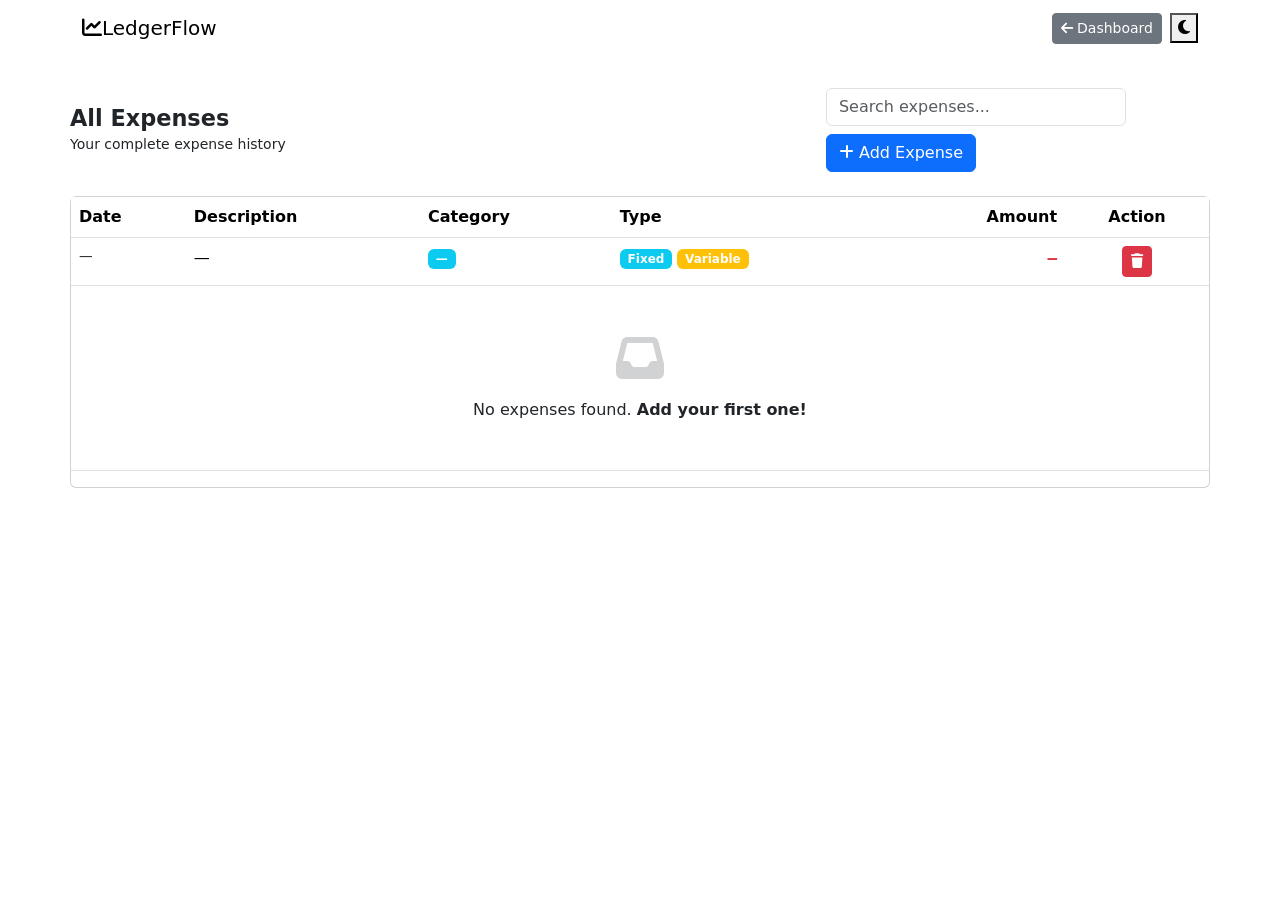
<file: src/main/resources/templates/view-expenses.html>
<!DOCTYPE html>
<html lang="en" xmlns:th="http://www.thymeleaf.org">
<head>
  <meta charset="UTF-8">
  <meta name="viewport" content="width=device-width, initial-scale=1.0">
  <title>Expenses — LedgerFlow</title>
  <link href="https://cdn.jsdelivr.net/npm/bootstrap@5.3.0/dist/css/bootstrap.min.css" rel="stylesheet">
  <link rel="stylesheet" href="https://cdnjs.cloudflare.com/ajax/libs/font-awesome/6.4.0/css/all.min.css">
  <link rel="stylesheet" th:href="@{/css/style.css}">
  <style>
    .page-content { padding: 2rem 0 4rem; }
    .search-bar { max-width: 300px; }
  </style>
</head>
<body>
  <nav class="navbar navbar-expand-lg">
    <div class="container d-flex align-items-center justify-content-between">
      <a class="navbar-brand" th:href="@{/dashboard}">
        <span class="brand-icon"><i class="fas fa-chart-line"></i></span>LedgerFlow
      </a>
      <div class="d-flex align-items-center gap-2">
        <a th:href="@{/dashboard}" class="btn btn-secondary btn-sm">
          <i class="fas fa-arrow-left"></i> Dashboard
        </a>
        <button class="theme-toggle" onclick="toggleTheme()" title="Toggle theme">
          <i class="fas fa-moon" id="themeIcon"></i>
        </button>
      </div>
    </div>
  </nav>

  <div class="container page-content">
    <div class="d-flex flex-wrap align-items-center justify-content-between gap-3 mb-4">
      <div>
        <h2 style="font-size:1.4rem;font-weight:700;margin-bottom:2px;">All Expenses</h2>
        <p style="color:var(--text-muted);font-size:0.875rem;margin:0;">Your complete expense history</p>
      </div>
      <div class="d-flex gap-2 align-items-center flex-wrap">
        <input type="search" class="form-control search-bar" id="searchInput"
               placeholder="Search expenses..." oninput="filterTable()">
        <a th:href="@{/expenses/add}" class="btn btn-primary">
          <i class="fas fa-plus"></i> Add Expense
        </a>
      </div>
    </div>

    <div class="card fade-up">
      <div class="table-responsive">
        <table class="table" id="expenseTable">
          <thead>
            <tr>
              <th>Date</th>
              <th>Description</th>
              <th>Category</th>
              <th>Type</th>
              <th class="text-end">Amount</th>
              <th class="text-center">Action</th>
            </tr>
          </thead>
          <tbody>
            <tr th:each="expense : ${expenses}">
              <td style="white-space:nowrap;color:var(--text-muted);font-size:0.85rem;"
                  th:text="${expense.expenseDate}">—</td>
              <td style="font-weight:500;" th:text="${expense.description}">—</td>
              <td><span class="badge bg-info" th:text="${expense.category}">—</span></td>
              <td>
                <span th:if="${expense.expenseType == 'FIXED'}" class="badge bg-info">Fixed</span>
                <span th:if="${expense.expenseType == 'VARIABLE'}" class="badge bg-warning">Variable</span>
              </td>
              <td class="text-end text-danger" style="font-family:'DM Mono',monospace;font-weight:600;"
                  th:text="'$' + ${expense.amount}">—</td>
              <td class="text-center">
                <a th:href="@{/expenses/delete/{id}(id=${expense.id})}"
                   class="btn btn-danger btn-sm"
                   th:onclick="'return confirmDelete(\'' + ${expense.description} + '\')'">
                  <i class="fas fa-trash"></i>
                </a>
              </td>
            </tr>
            <tr th:if="${expenses.isEmpty()}" id="emptyRow">
              <td colspan="6" class="text-center py-5" style="color:var(--text-muted);">
                <i class="fas fa-inbox d-block fa-3x mb-3" style="opacity:.2;"></i>
                No expenses found.
                <a th:href="@{/expenses/add}" style="color:var(--accent);font-weight:600;">Add your first one!</a>
              </td>
            </tr>
            <tr id="noResultsRow" style="display:none;">
              <td colspan="6" class="text-center py-4" style="color:var(--text-muted);">
                No expenses match your search.
              </td>
            </tr>
          </tbody>
        </table>
      </div>
    </div>
  </div>

  <script src="https://cdn.jsdelivr.net/npm/bootstrap@5.3.0/dist/js/bootstrap.bundle.min.js"></script>
  <script th:src="@{/js/dashboard.js}"></script>
  <script>
    function filterTable() {
      const q = document.getElementById('searchInput').value.toLowerCase();
      const rows = document.querySelectorAll('#expenseTable tbody tr:not(#emptyRow):not(#noResultsRow)');
      let visible = 0;
      rows.forEach(r => {
        const match = r.textContent.toLowerCase().includes(q);
        r.style.display = match ? '' : 'none';
        if (match) visible++;
      });
      const noResults = document.getElementById('noResultsRow');
      if (noResults) noResults.style.display = (visible === 0 && rows.length > 0) ? '' : 'none';
    }

    function confirmDelete(name) {
      return confirm('Delete "' + name + '"? This cannot be undone.');
    }
  </script>
</body>
</html>
</file>
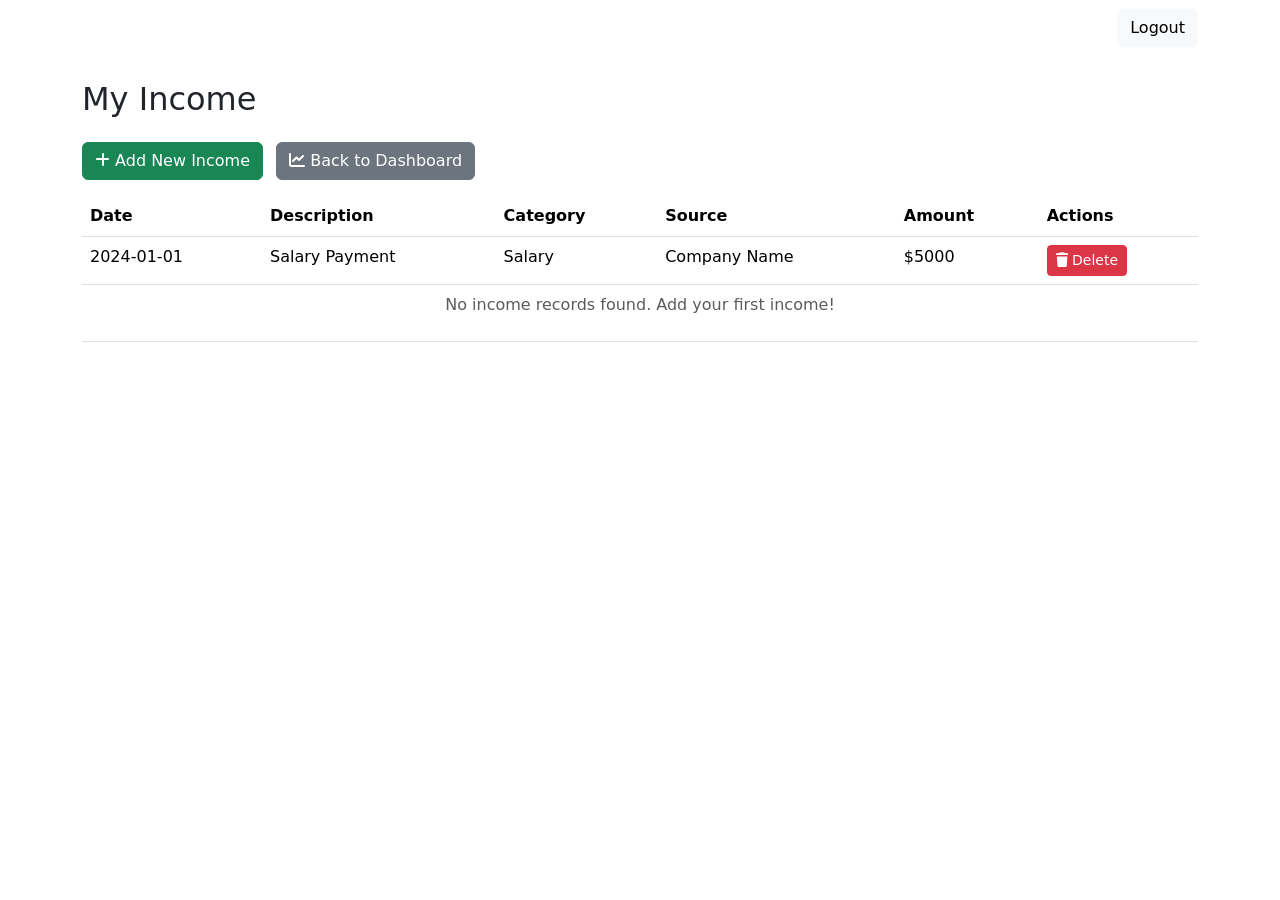
<file: src/main/resources/templates/view-incomes.html>
<!DOCTYPE html>
<html lang="en" xmlns:th="http://www.thymeleaf.org">
<head>
    <meta charset="UTF-8">
    <meta name="viewport" content="width=device-width, initial-scale=1.0">
    <title>View Incomes - LedgerFlow</title>
    <link href="https://cdn.jsdelivr.net/npm/bootstrap@5.1.3/dist/css/bootstrap.min.css" rel="stylesheet">
    <link rel="stylesheet" href="https://cdnjs.cloudflare.com/ajax/libs/font-awesome/6.0.0/css/all.min.css">
    <link rel="stylesheet" th:href="@{/css/style.css}">
</head>
<body>
    <nav class="navbar navbar-expand-lg navbar-dark">
        <div class="container">
            <a class="navbar-brand" th:href="@{/dashboard}">
                <i class="fas fa-book"></i> LedgerFlow
            </a>
            <div class="ms-auto">
                <form th:action="@{/logout}" method="post" class="d-inline">
                    <button type="submit" class="btn btn-light">Logout</button>
                </form>
            </div>
        </div>
    </nav>

    <div class="container mt-4">
        <div class="row">
            <div class="col-md-12">
                <h2 class="mb-4">My Income</h2>
                <a th:href="@{/income/add}" class="btn btn-success mb-3">
                    <i class="fas fa-plus"></i> Add New Income
                </a>
                <a th:href="@{/dashboard}" class="btn btn-secondary mb-3 ms-2">
                    <i class="fas fa-chart-line"></i> Back to Dashboard
                </a>
                
                <div class="table-responsive">
                    <table class="table table-hover">
                        <thead>
                            <tr>
                                <th>Date</th>
                                <th>Description</th>
                                <th>Category</th>
                                <th>Source</th>
                                <th>Amount</th>
                                <th>Actions</th>
                            </tr>
                        </thead>
                        <tbody>
                            <tr th:each="income : ${incomes}">
                                <td th:text="${income.incomeDate}">2024-01-01</td>
                                <td th:text="${income.description}">Salary Payment</td>
                                <td th:text="${income.category}">Salary</td>
                                <td th:text="${income.incomeSource}">Company Name</td>
                                <td th:text="'$' + ${income.amount}">$5000</td>
                                <td>
                                    <a th:href="@{/income/delete/{id}(id=${income.id})}" 
                                       class="btn btn-danger btn-sm"
                                       onclick="return confirmDelete(this.href)">
                                        <i class="fas fa-trash"></i> Delete
                                    </a>
                                </td>
                            </tr>
                            <tr th:if="${incomes.isEmpty()}">
                                <td colspan="6" class="text-center">
                                    <p class="text-muted">No income records found. <a th:href="@{/income/add}">Add your first income!</a></p>
                                </td>
                            </tr>
                        </tbody>
                    </table>
                </div>
            </div>
        </div>
    </div>
    
    <script>
        function confirmDelete(url) {
            if (confirm('Are you sure you want to delete this income record? This action cannot be undone.')) {
                window.location.href = url;
            }
            return false;
        }
    </script>
    <script src="https://cdn.jsdelivr.net/npm/bootstrap@5.1.3/dist/js/bootstrap.bundle.min.js"></script>
</body>
</html>
</file>
